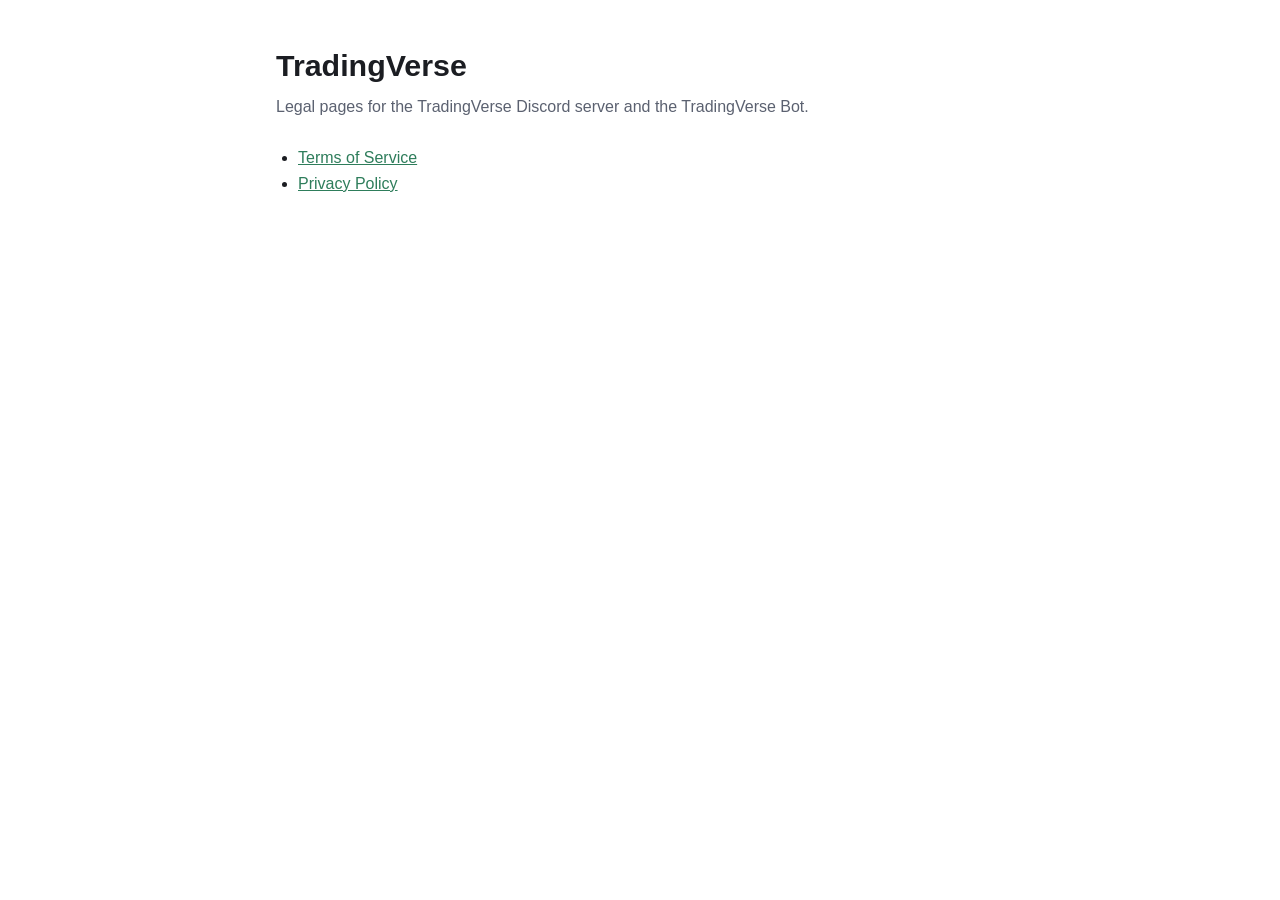
<file: index.html>
<!doctype html><html lang="en"><head><meta charset="utf-8"><meta name="viewport" content="width=device-width,initial-scale=1">
<title>TradingVerse Legal</title><link rel="stylesheet" href="style.css"></head><body><main>
<h1>TradingVerse</h1><p class="meta">Legal pages for the TradingVerse Discord server and the TradingVerse Bot.</p>
<ul><li><a href="terms.html">Terms of Service</a></li><li><a href="privacy.html">Privacy Policy</a></li></ul>
</main></body></html>
</file>
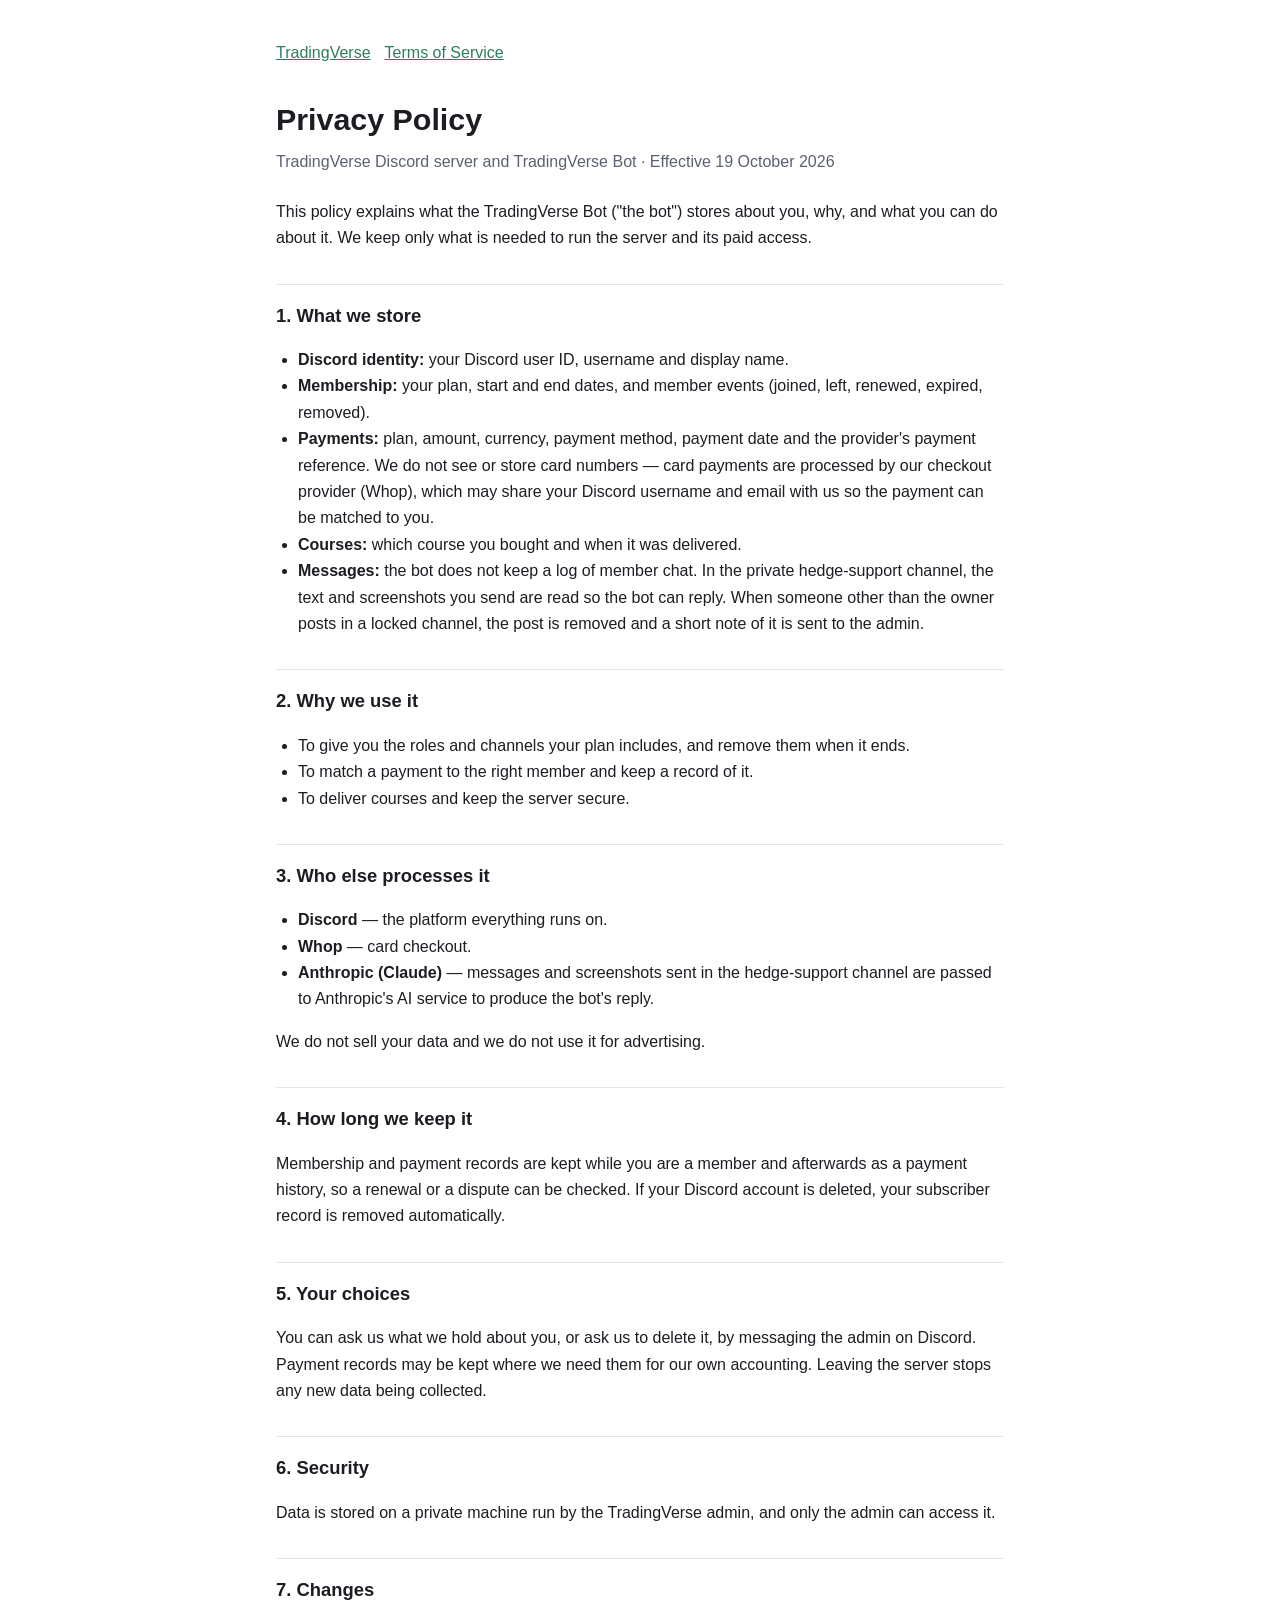
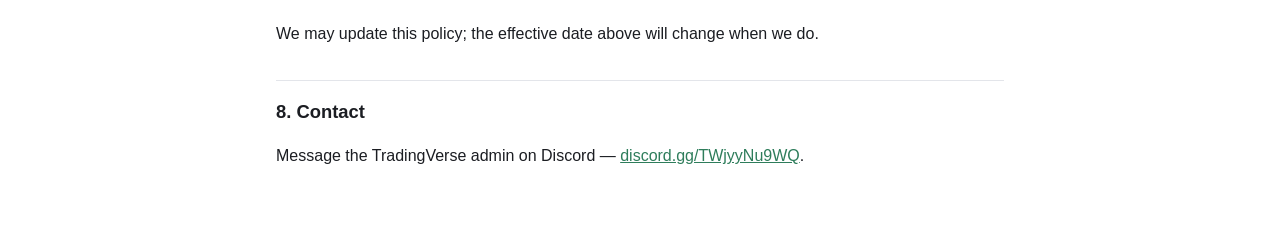
<file: privacy.html>
<!doctype html><html lang="en"><head><meta charset="utf-8"><meta name="viewport" content="width=device-width,initial-scale=1">
<title>Privacy Policy</title><link rel="stylesheet" href="style.css"></head><body><main>
<nav><a href="index.html">TradingVerse</a><a href="terms.html">Terms of Service</a></nav>
<h1>Privacy Policy</h1>
<p class="meta">TradingVerse Discord server and TradingVerse Bot · Effective 19 October 2026</p>

<p>This policy explains what the TradingVerse Bot ("the bot") stores about you, why, and what you can do about it.
We keep only what is needed to run the server and its paid access.</p>

<h2>1. What we store</h2>
<ul>
<li><strong>Discord identity:</strong> your Discord user ID, username and display name.</li>
<li><strong>Membership:</strong> your plan, start and end dates, and member events (joined, left, renewed, expired,
removed).</li>
<li><strong>Payments:</strong> plan, amount, currency, payment method, payment date and the provider's payment
reference. We do not see or store card numbers — card payments are processed by our checkout provider (Whop),
which may share your Discord username and email with us so the payment can be matched to you.</li>
<li><strong>Courses:</strong> which course you bought and when it was delivered.</li>
<li><strong>Messages:</strong> the bot does not keep a log of member chat. In the private hedge-support channel, the
text and screenshots you send are read so the bot can reply. When someone other than the owner posts in a locked
channel, the post is removed and a short note of it is sent to the admin.</li>
</ul>

<h2>2. Why we use it</h2>
<ul>
<li>To give you the roles and channels your plan includes, and remove them when it ends.</li>
<li>To match a payment to the right member and keep a record of it.</li>
<li>To deliver courses and keep the server secure.</li>
</ul>

<h2>3. Who else processes it</h2>
<ul>
<li><strong>Discord</strong> — the platform everything runs on.</li>
<li><strong>Whop</strong> — card checkout.</li>
<li><strong>Anthropic (Claude)</strong> — messages and screenshots sent in the hedge-support channel are passed to
Anthropic's AI service to produce the bot's reply.</li>
</ul>
<p>We do not sell your data and we do not use it for advertising.</p>

<h2>4. How long we keep it</h2>
<p>Membership and payment records are kept while you are a member and afterwards as a payment history, so a renewal
or a dispute can be checked. If your Discord account is deleted, your subscriber record is removed automatically.</p>

<h2>5. Your choices</h2>
<p>You can ask us what we hold about you, or ask us to delete it, by messaging the admin on Discord. Payment records
may be kept where we need them for our own accounting. Leaving the server stops any new data being collected.</p>

<h2>6. Security</h2>
<p>Data is stored on a private machine run by the TradingVerse admin, and only the admin can access it.</p>

<h2>7. Changes</h2>
<p>We may update this policy; the effective date above will change when we do.</p>

<h2>8. Contact</h2>
<p>Message the TradingVerse admin on Discord — <a href="https://discord.gg/TWjyyNu9WQ">discord.gg/TWjyyNu9WQ</a>.</p>
</main></body></html>
</file>
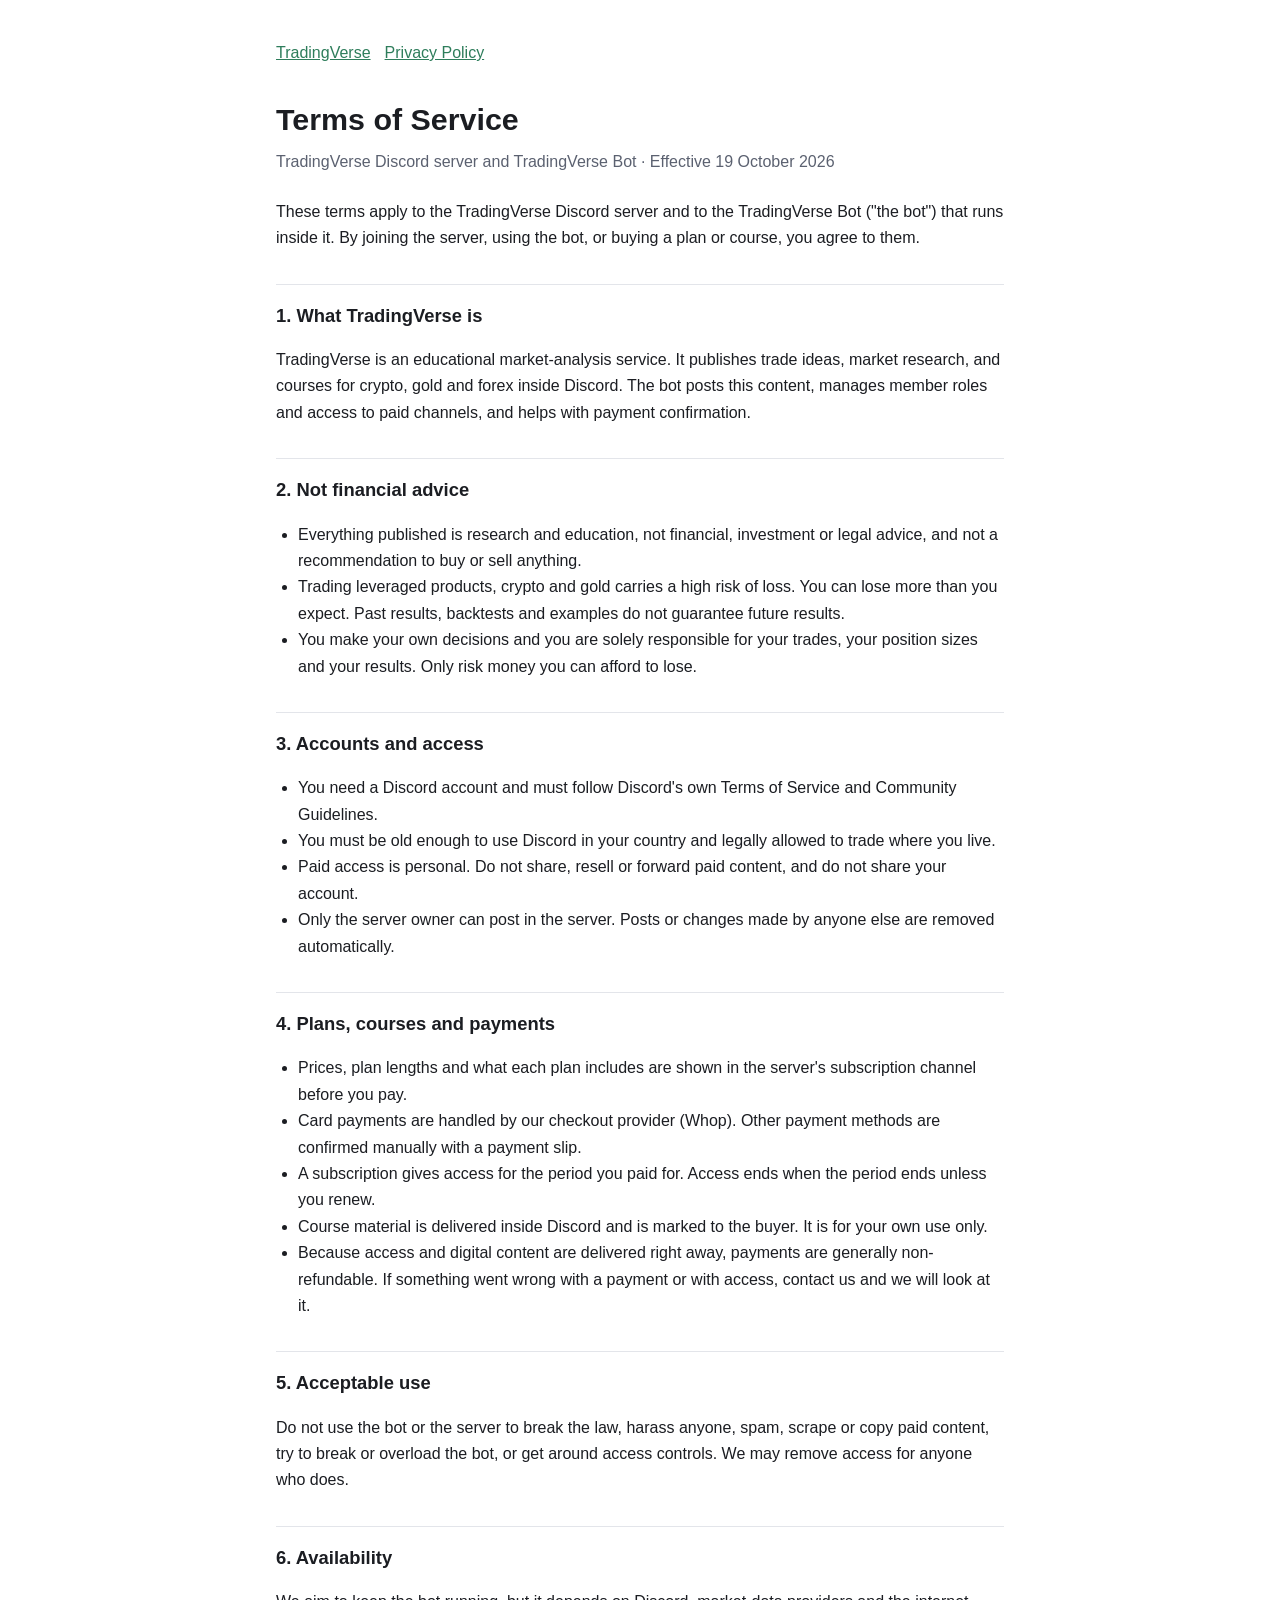
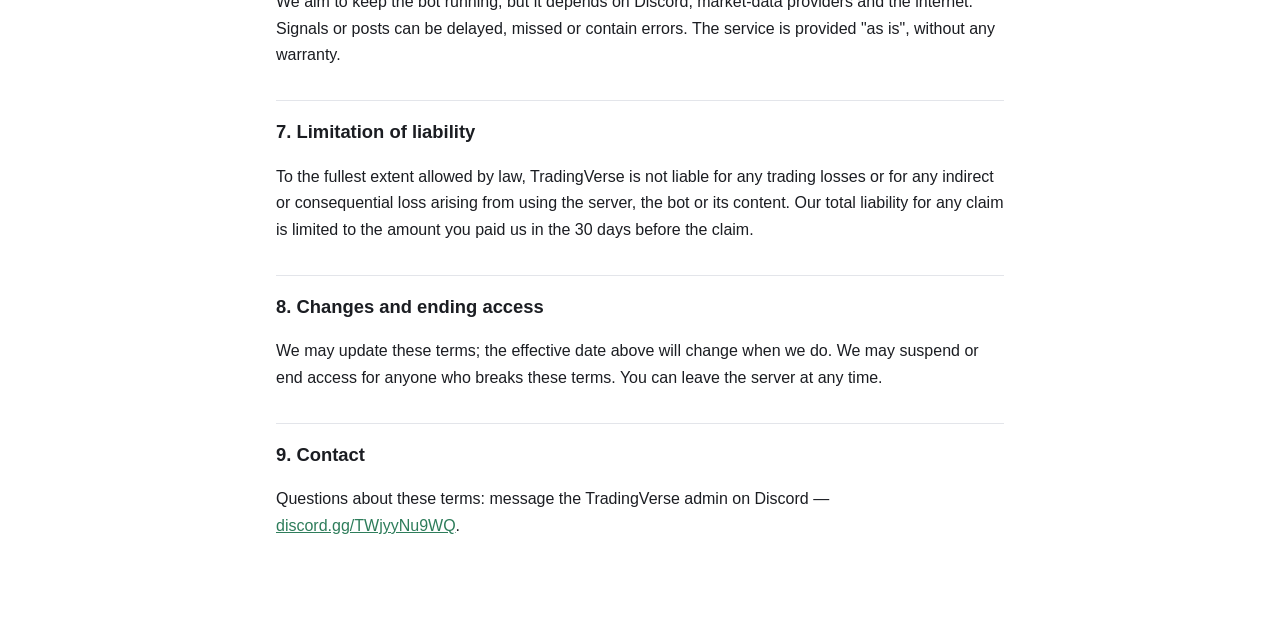
<file: terms.html>
<!doctype html><html lang="en"><head><meta charset="utf-8"><meta name="viewport" content="width=device-width,initial-scale=1">
<title>Terms of Service</title><link rel="stylesheet" href="style.css"></head><body><main>
<nav><a href="index.html">TradingVerse</a><a href="privacy.html">Privacy Policy</a></nav>
<h1>Terms of Service</h1>
<p class="meta">TradingVerse Discord server and TradingVerse Bot · Effective 19 October 2026</p>

<p>These terms apply to the TradingVerse Discord server and to the TradingVerse Bot ("the bot") that runs inside it.
By joining the server, using the bot, or buying a plan or course, you agree to them.</p>

<h2>1. What TradingVerse is</h2>
<p>TradingVerse is an educational market-analysis service. It publishes trade ideas, market research, and courses
for crypto, gold and forex inside Discord. The bot posts this content, manages member roles and access to paid
channels, and helps with payment confirmation.</p>

<h2>2. Not financial advice</h2>
<ul>
<li>Everything published is research and education, not financial, investment or legal advice, and not a
recommendation to buy or sell anything.</li>
<li>Trading leveraged products, crypto and gold carries a high risk of loss. You can lose more than you expect.
Past results, backtests and examples do not guarantee future results.</li>
<li>You make your own decisions and you are solely responsible for your trades, your position sizes and your
results. Only risk money you can afford to lose.</li>
</ul>

<h2>3. Accounts and access</h2>
<ul>
<li>You need a Discord account and must follow Discord's own Terms of Service and Community Guidelines.</li>
<li>You must be old enough to use Discord in your country and legally allowed to trade where you live.</li>
<li>Paid access is personal. Do not share, resell or forward paid content, and do not share your account.</li>
<li>Only the server owner can post in the server. Posts or changes made by anyone else are removed automatically.</li>
</ul>

<h2>4. Plans, courses and payments</h2>
<ul>
<li>Prices, plan lengths and what each plan includes are shown in the server's subscription channel before you pay.</li>
<li>Card payments are handled by our checkout provider (Whop). Other payment methods are confirmed manually with a
payment slip.</li>
<li>A subscription gives access for the period you paid for. Access ends when the period ends unless you renew.</li>
<li>Course material is delivered inside Discord and is marked to the buyer. It is for your own use only.</li>
<li>Because access and digital content are delivered right away, payments are generally non-refundable. If
something went wrong with a payment or with access, contact us and we will look at it.</li>
</ul>

<h2>5. Acceptable use</h2>
<p>Do not use the bot or the server to break the law, harass anyone, spam, scrape or copy paid content, try to
break or overload the bot, or get around access controls. We may remove access for anyone who does.</p>

<h2>6. Availability</h2>
<p>We aim to keep the bot running, but it depends on Discord, market-data providers and the internet. Signals or
posts can be delayed, missed or contain errors. The service is provided "as is", without any warranty.</p>

<h2>7. Limitation of liability</h2>
<p>To the fullest extent allowed by law, TradingVerse is not liable for any trading losses or for any indirect or
consequential loss arising from using the server, the bot or its content. Our total liability for any claim is
limited to the amount you paid us in the 30 days before the claim.</p>

<h2>8. Changes and ending access</h2>
<p>We may update these terms; the effective date above will change when we do. We may suspend or end access for
anyone who breaks these terms. You can leave the server at any time.</p>

<h2>9. Contact</h2>
<p>Questions about these terms: message the TradingVerse admin on Discord —
<a href="https://discord.gg/TWjyyNu9WQ">discord.gg/TWjyyNu9WQ</a>.</p>
</main></body></html>
</file>
<file: style.css>
:root{--bg:#ffffff;--fg:#1b1d22;--muted:#5b6170;--line:#e3e5ea;--accent:#2e7d5b}
@media (prefers-color-scheme:dark){:root{--bg:#15171c;--fg:#e8eaee;--muted:#a3a9b6;--line:#2a2e37;--accent:#5fc497}}
*{box-sizing:border-box}
body{margin:0;background:var(--bg);color:var(--fg);font:16px/1.65 -apple-system,BlinkMacSystemFont,"Segoe UI",Roboto,Arial,sans-serif}
main{max-width:760px;margin:0 auto;padding:40px 16px 64px}
h1{font-size:1.9rem;margin:0 0 4px}h2{font-size:1.15rem;margin:32px 0 8px;padding-top:16px;border-top:1px solid var(--line)}
p,li{color:var(--fg)}.meta{color:var(--muted);margin:0 0 24px}
a{color:var(--accent)}ul{padding-left:22px}nav{margin-bottom:28px;color:var(--muted)}nav a{margin-right:14px}
</file>
